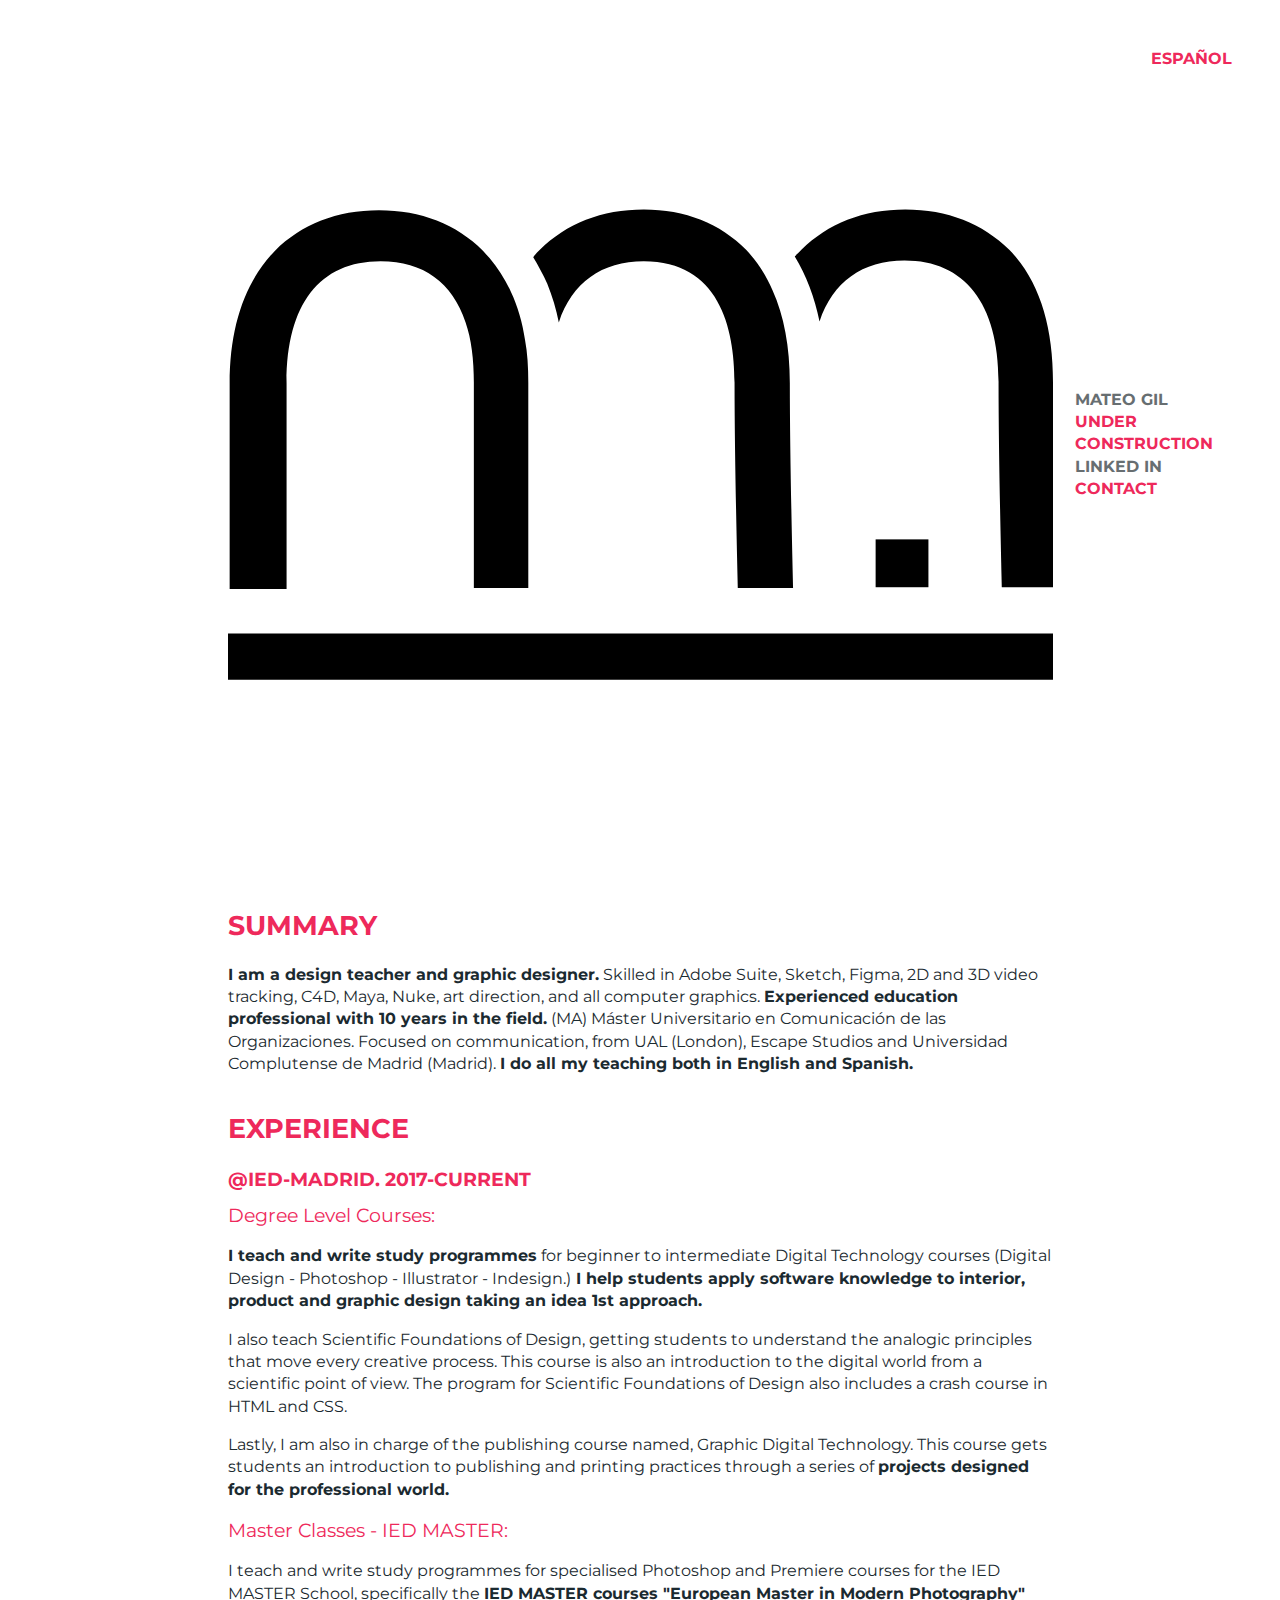
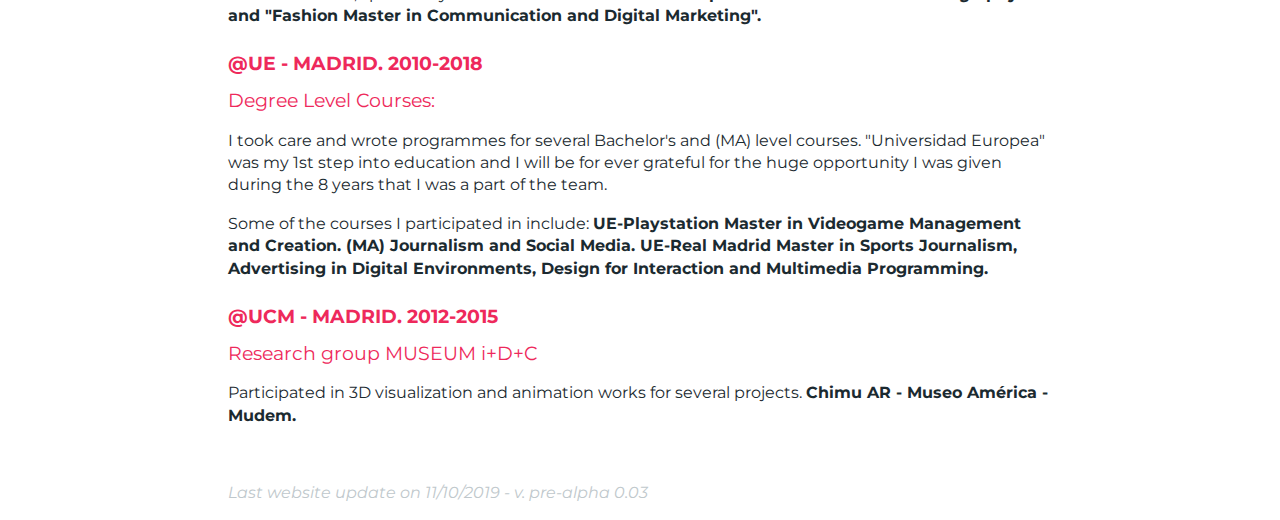
<file: index.html>
<!DOCTYPE html>
<html language="en">

<head>
  <meta charset="utf8">
  <meta content="ie=edge" http-equiv="x-ua-compatible">
  <meta content="width=device-width, initial-scale=1" name="viewport">
  <title>Mateo Gil - Resume</title>
  <meta content="An updated summary of my work career" name="description">
  <link href="/favicon/favicon.ico" rel="icon">
  <link href="css/normalize.css" rel="stylesheet" type="text/css">
  <link href="css/main.css" rel="stylesheet" type="text/css">
  <link href="https://fonts.googleapis.com/css?family=Montserrat&display=swap" rel="stylesheet">
</head>

<body>
  <header><img src="images/logo.svg">
    <nav><a href="#">MATEO GIL</a><a class="active" href="#">UNDER CONSTRUCTION</a><a href="https://www.linkedin.com/in/mateo-gil-arribas-9ab76116/">LINKED IN</a><a class="active" href="mailto:matt@mateogil.info">Contact</a> <a id="topcorner"
        class="active" href="index_es.html">ESPAÑOL</a></nav>
  </header>
  <section>
    <h1>Summary</h1>
    <p><b>I am a design teacher and graphic designer.</b> Skilled in Adobe Suite, Sketch, Figma, 2D and 3D video tracking, C4D, Maya, Nuke, art direction, and all computer graphics. <b>Experienced education professional with 10 years in the
        field.</b> (MA) Máster Universitario en Comunicación de las Organizaciones. Focused on communication, from UAL (London), Escape Studios and Universidad Complutense de Madrid (Madrid). <b>I do all my teaching both in English and Spanish.</b>
    </p>

  </section>
  <section class="experience">
    <h1>Experience</h1>
    <h2>@IED-MADRID. 2017-cuRRENT</h2>
    <h3>Degree Level Courses:</h3>
    <p> <b>I teach and write study programmes</b> for beginner to intermediate Digital Technology courses (Digital Design - Photoshop - Illustrator - Indesign.)<b> I help students apply software knowledge to interior, product and
        graphic design taking an idea 1st approach.</b>
    </p>
    <p>I also teach Scientific Foundations of Design, getting students to understand the analogic principles that move every creative process. This course is also an introduction to the digital world from a scientific point of view.
      The program for Scientific Foundations of Design also includes a crash course in HTML and CSS.
    </p>
    <p>Lastly, I am also in charge of the publishing course named, Graphic Digital Technology. This course gets students an introduction to publishing and printing practices through a series of <b>projects designed for the
        professional world.</b>
    </p>
    <h3>Master Classes - IED MASTER:</h3>
    <p>I teach and write study programmes for specialised Photoshop and Premiere courses for the IED MASTER School, specifically the <b>IED MASTER courses "European Master in Modern Photography" and "Fashion Master in Communication and
        Digital Marketing".</b>
    </p>

    <h2 class="UE">@UE - MADRID. 2010-2018</h2>
    <h3>Degree Level Courses:</h3>
    <p>I took care and wrote programmes for several Bachelor's and (MA) level courses. "Universidad Europea" was my 1st step into education and I will be for ever grateful for the huge opportunity I was given during the 8 years that I was a part of
      the team.
    </p>
    <p>Some of the courses I participated in include: <b>UE-Playstation Master in Videogame Management and Creation. (MA) Journalism and Social Media. UE-Real Madrid Master in Sports Journalism, Advertising in Digital Environments,
        Design for Interaction and Multimedia Programming.</b>
    </p>

    <h2 class="UE">@UCM - MADRID. 2012-2015</h2>
    <h3>Research group MUSEUM i+D+C</h3>
    <p>Participated in 3D visualization and animation works for several projects. <b>Chimu AR - Museo América - Mudem.</b>
    </p>

  </section>


  <footer>
    <p>Last website update on 11/10/2019 - v. pre-alpha 0.03</p>
  </footer>
</body>

</html>
</file>
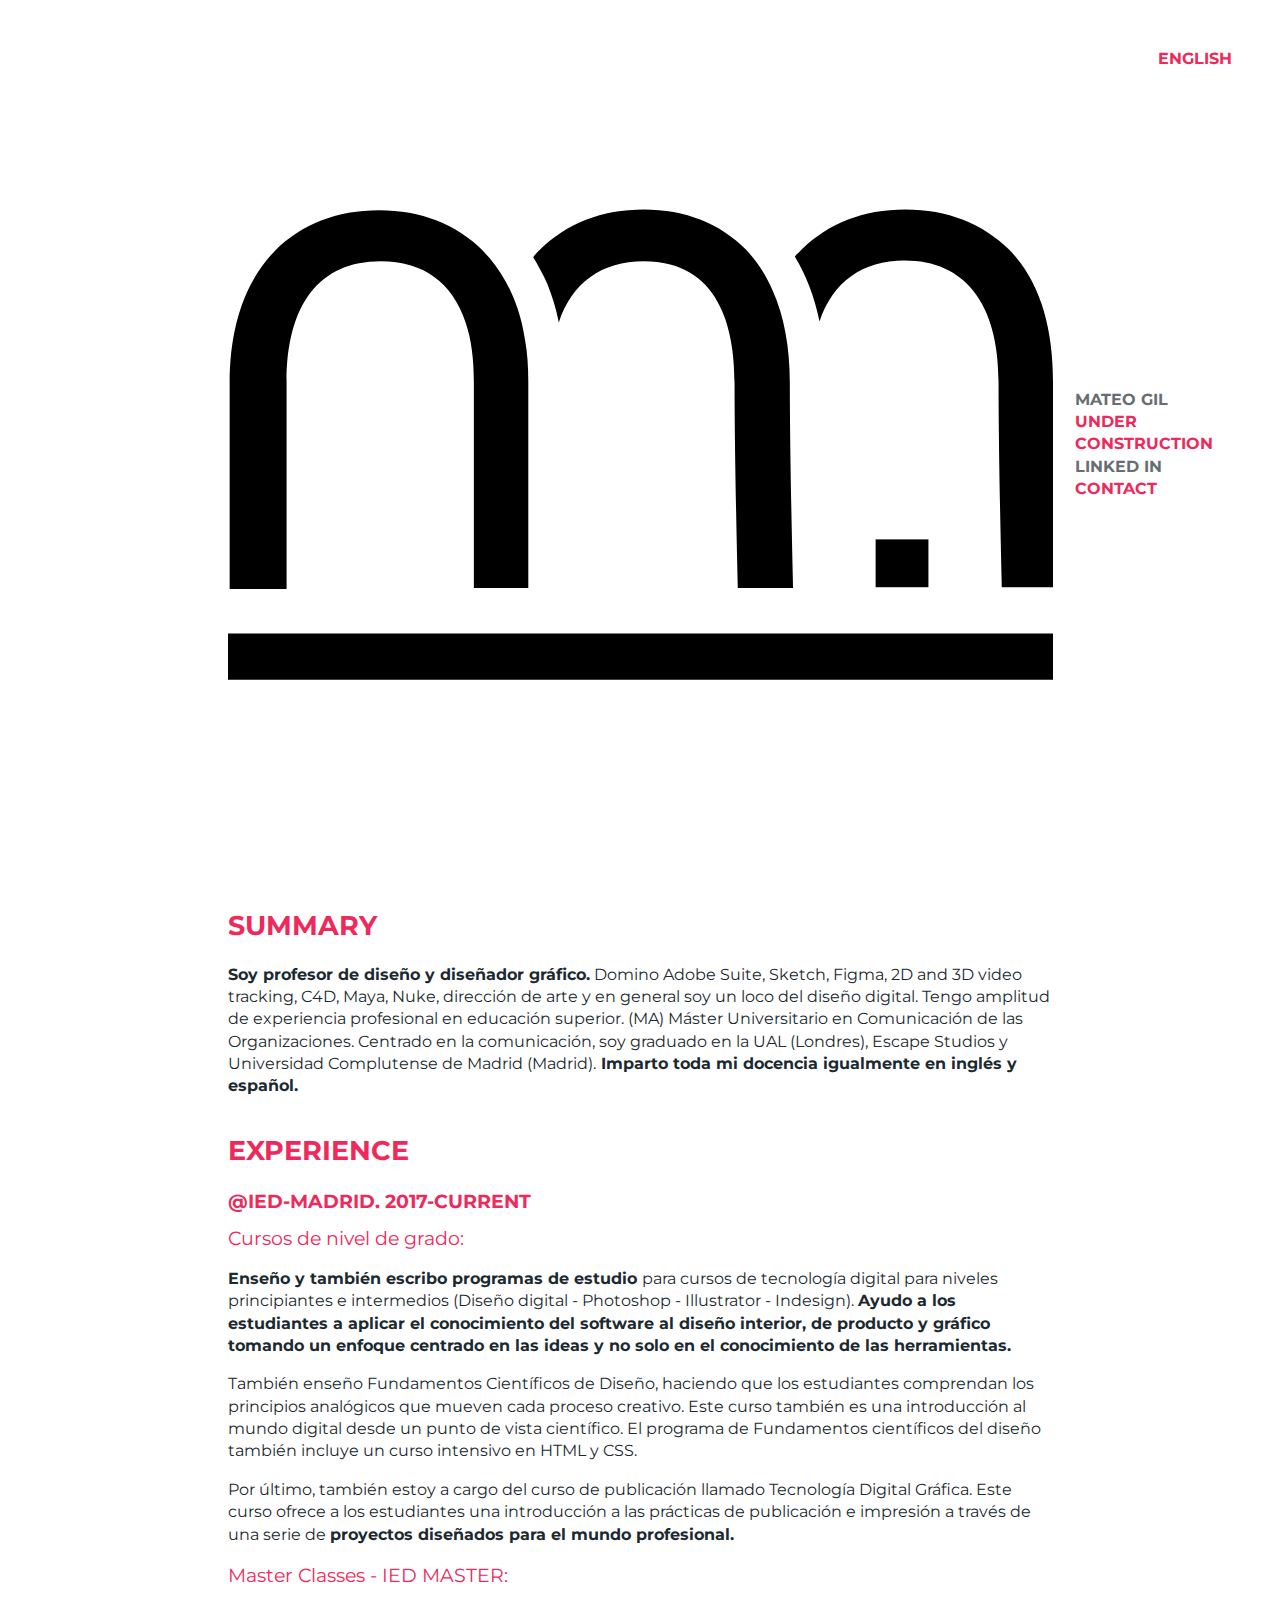
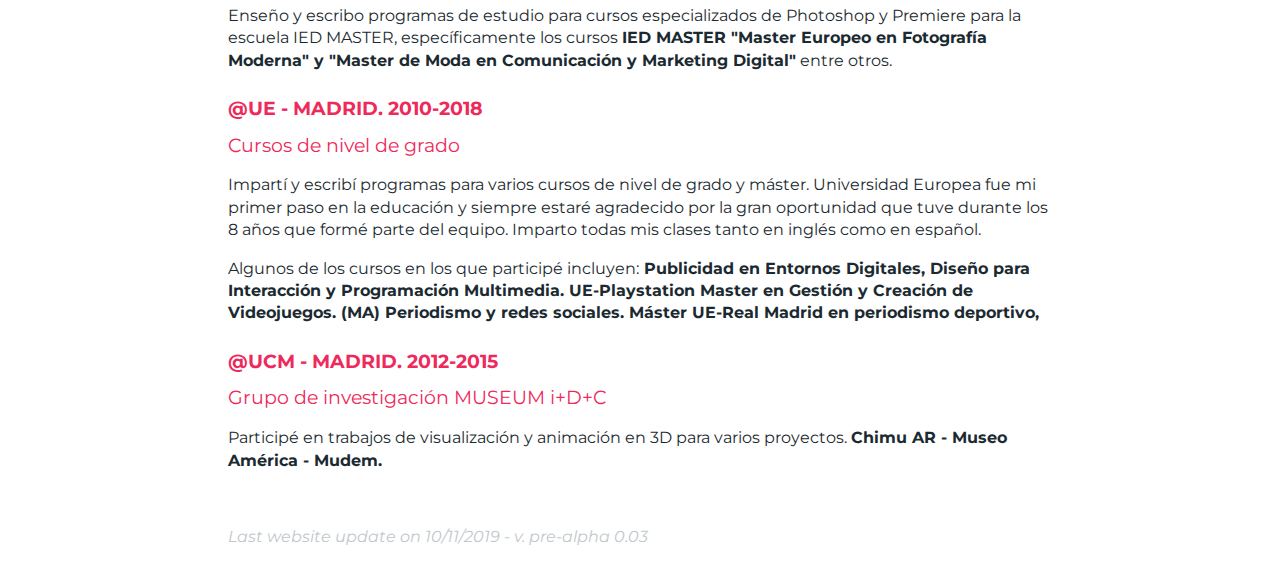
<file: index_ES.html>
<!DOCTYPE html>
<html language="en">

<head>
  <meta charset="utf8">
  <meta content="ie=edge" http-equiv="x-ua-compatible">
  <meta content="width=device-width, initial-scale=1" name="viewport">
  <title>Mateo Gil - Resume</title>
  <meta content="An updated summary of my work career" name="description">
  <link href="/favicon/favicon.ico" rel="icon">
  <link href="css/normalize.css" rel="stylesheet" type="text/css">
  <link href="css/main.css" rel="stylesheet" type="text/css">
  <link href="https://fonts.googleapis.com/css?family=Montserrat&display=swap" rel="stylesheet">
</head>

<body>
  <header><img src="images/logo.svg">
    <nav><a href="#">MATEO GIL</a><a class="active" href="#">UNDER CONSTRUCTION</a><a href="https://www.linkedin.com/in/mateo-gil-arribas-9ab76116/">LINKED IN</a><a class="active" href="mailto:matt@mateogil.info">Contact</a> <a class="active"
        id="topcorner" href="index.html">ENGLISH</a></nav>
  </header>
  <section>
    <h1>Summary</h1>
    <p><b>Soy profesor de diseño y diseñador gráfico.</b> Domino Adobe Suite, Sketch, Figma, 2D and 3D video tracking, C4D, Maya, Nuke, dirección de arte y en general soy un loco del diseño digital. Tengo amplitud de experiencia profesional en educación
      superior. (MA) Máster Universitario en Comunicación de las Organizaciones. Centrado en la comunicación, soy graduado en la UAL (Londres), Escape Studios y Universidad Complutense de Madrid (Madrid).<b> Imparto toda mi docencia igualmente en inglés y español.</b>
    </p>

  </section>
  <section class="experience">
    <h1>Experience</h1>
    <h2>@IED-MADRID. 2017-cuRRENT</h2>
    <h3>Cursos de nivel de grado:</h3>
    <p> <b>Enseño y también escribo programas de estudio </b>para cursos de tecnología digital para niveles principiantes e intermedios (Diseño digital - Photoshop - Illustrator - Indesign). <b>Ayudo a los estudiantes a aplicar el conocimiento del software al diseño interior, de producto y gráfico tomando un enfoque centrado en las ideas y no solo en el conocimiento de las herramientas.</b></p>
    <p>También enseño Fundamentos Científicos de Diseño, haciendo que los estudiantes comprendan los principios analógicos que mueven cada proceso creativo. Este curso también es una introducción al mundo digital desde un punto de vista científico. El programa de Fundamentos científicos del diseño también incluye un curso intensivo en HTML y CSS.
</p>
    <p>Por último, también estoy a cargo del curso de publicación llamado Tecnología Digital Gráfica. Este curso ofrece a los estudiantes una introducción a las prácticas de publicación e impresión a través de una serie de <b>proyectos diseñados para el mundo profesional.</b></p>
    <h3>Master Classes - IED MASTER:</h3>
    <p>Enseño y escribo programas de estudio para cursos especializados de Photoshop y Premiere para la escuela IED MASTER, específicamente los cursos <b>IED MASTER "Master Europeo en Fotografía Moderna" y "Master de Moda en Comunicación y Marketing Digital"</b> entre otros.
</p>

    <h2 class="UE">@UE - MADRID. 2010-2018</h2>
    <h3>Cursos de nivel de grado</h3>
    <p>Impartí y escribí programas para varios cursos de nivel de grado y máster. Universidad Europea fue mi primer paso en la educación y siempre estaré agradecido por la gran oportunidad que tuve durante los 8 años que formé parte del equipo. Imparto todas mis clases tanto en inglés como en español.
    </p>
    <p>Algunos de los cursos en los que participé incluyen:<b> Publicidad en Entornos Digitales, Diseño para Interacción y Programación Multimedia. UE-Playstation Master en Gestión y Creación de Videojuegos. (MA) Periodismo y redes sociales. Máster UE-Real Madrid en periodismo deportivo, </b>
    </p>

    <h2 class="UE">@UCM - MADRID. 2012-2015</h2>
    <h3>Grupo de investigación MUSEUM i+D+C</h3>
    <p>Participé en trabajos de visualización y animación en 3D para varios proyectos.
 <b>Chimu AR - Museo América - Mudem.</b>
    </p>

  </section>


  <footer>
    <p>Last website update on 10/11/2019 - v. pre-alpha 0.03</p>
  </footer>
</body>

</html>
</file>
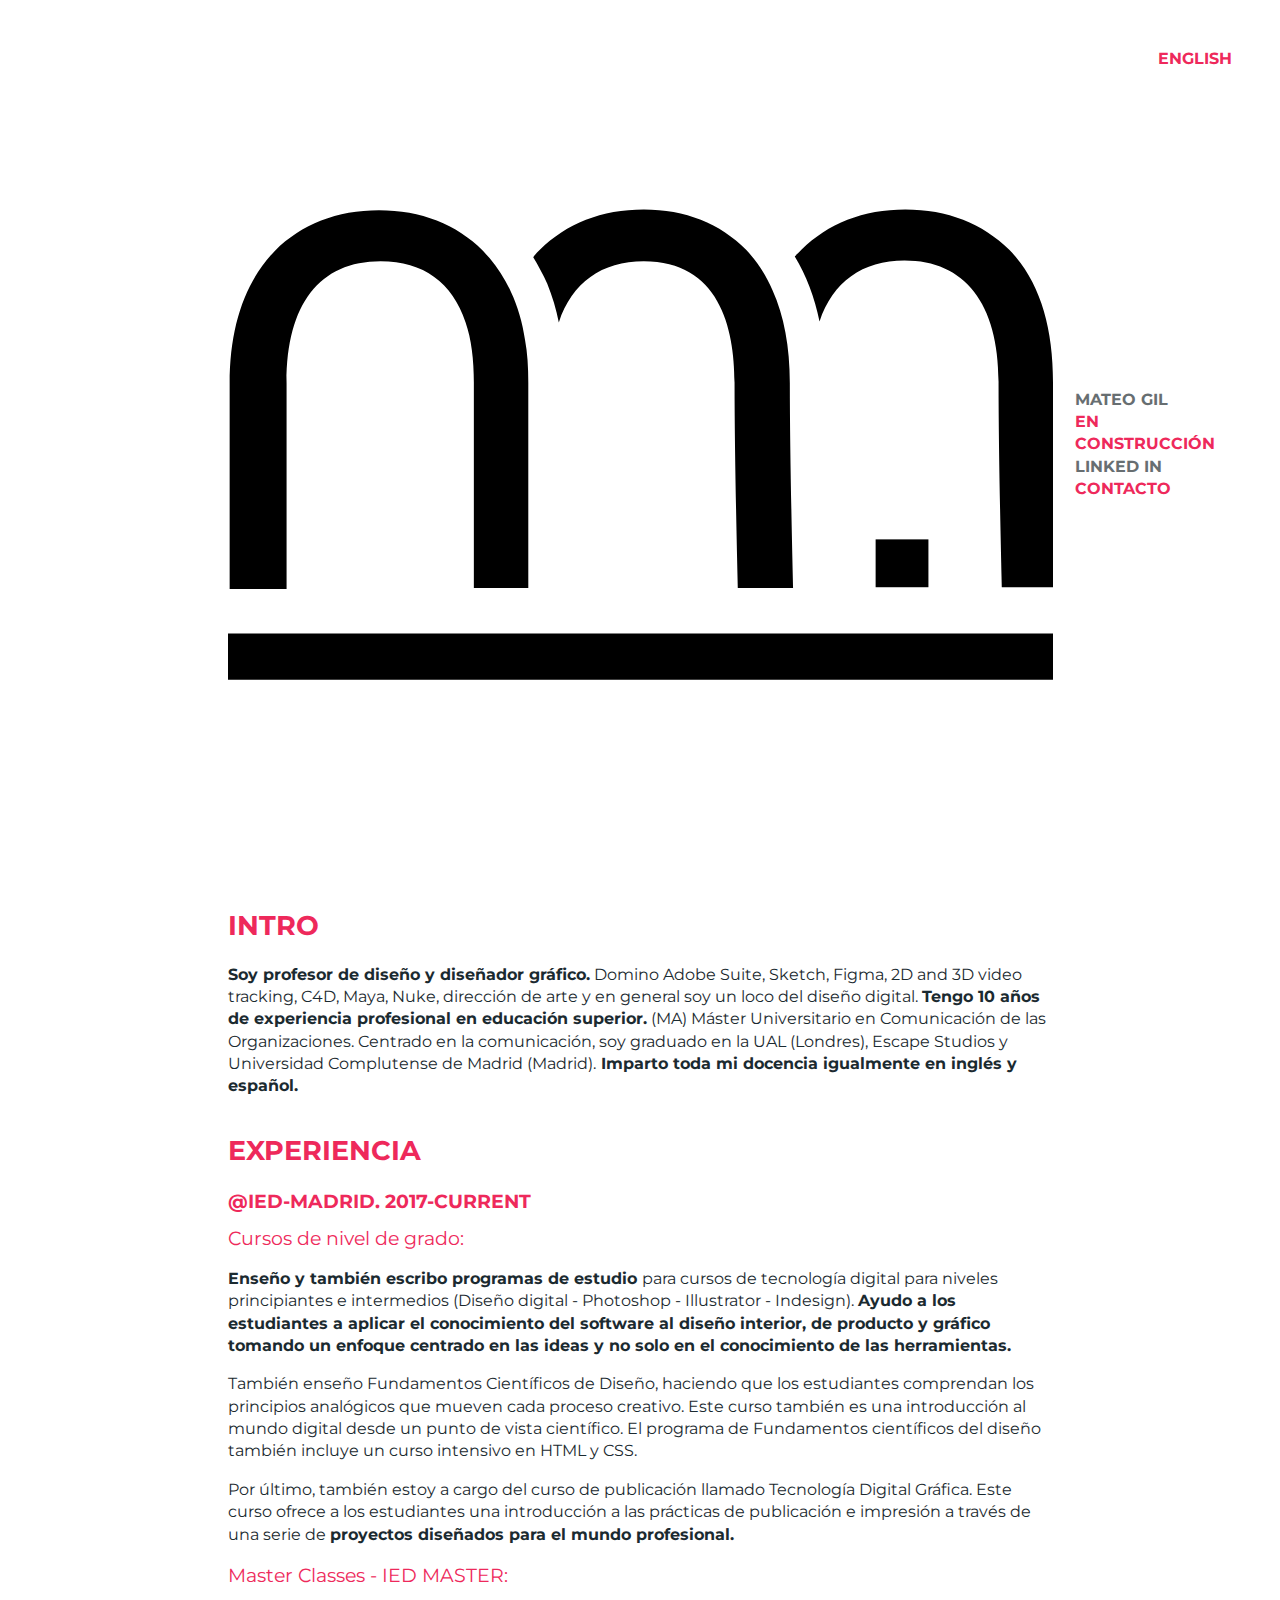
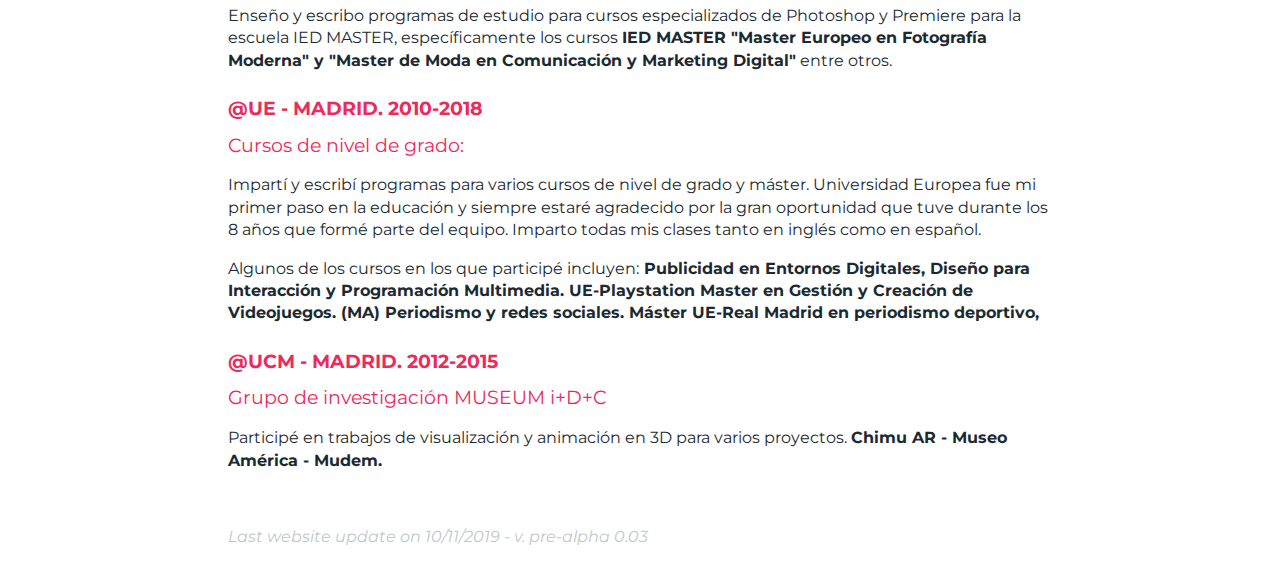
<file: index_es.html>
<!DOCTYPE html>
<html language="en">

<head>
  <meta charset="utf8">
  <meta content="ie=edge" http-equiv="x-ua-compatible">
  <meta content="width=device-width, initial-scale=1" name="viewport">
  <title>Mateo Gil - Resume</title>
  <meta content="An updated summary of my work career" name="description">
  <link href="/favicon/favicon.ico" rel="icon">
  <link href="css/normalize.css" rel="stylesheet" type="text/css">
  <link href="css/main.css" rel="stylesheet" type="text/css">
  <link href="https://fonts.googleapis.com/css?family=Montserrat&display=swap" rel="stylesheet">
</head>

<body>
  <header><img src="images/logo.svg">
    <nav><a href="#">MATEO GIL</a><a class="active" href="#">EN CONSTRUCCIÓN</a><a href="https://www.linkedin.com/in/mateo-gil-arribas-9ab76116/">LINKED IN</a><a class="active" href="mailto:matt@mateogil.info">Contacto</a> <a class="active"
        id="topcorner" href="index.html">ENGLISH</a></nav>
  </header>
  <section>
    <h1>Intro</h1>
    <p><b>Soy profesor de diseño y diseñador gráfico.</b> Domino Adobe Suite, Sketch, Figma, 2D and 3D video tracking, C4D, Maya, Nuke, dirección de arte y en general soy un loco del diseño digital. <b>Tengo 10 años de experiencia profesional en
        educación
        superior.</b> (MA) Máster Universitario en Comunicación de las Organizaciones. Centrado en la comunicación, soy graduado en la UAL (Londres), Escape Studios y Universidad Complutense de Madrid (Madrid).<b> Imparto toda mi docencia igualmente
        en inglés y español.</b>
    </p>

  </section>
  <section class="experience">
    <h1>Experiencia</h1>
    <h2>@IED-MADRID. 2017-cuRRENT</h2>
    <h3>Cursos de nivel de grado:</h3>
    <p> <b>Enseño y también escribo programas de estudio </b>para cursos de tecnología digital para niveles principiantes e intermedios (Diseño digital - Photoshop - Illustrator - Indesign). <b>Ayudo a los estudiantes a aplicar el conocimiento del
        software al diseño interior, de producto y gráfico tomando un enfoque centrado en las ideas y no solo en el conocimiento de las herramientas.</b></p>
    <p>También enseño Fundamentos Científicos de Diseño, haciendo que los estudiantes comprendan los principios analógicos que mueven cada proceso creativo. Este curso también es una introducción al mundo digital desde un punto de vista científico.
      El programa de Fundamentos científicos del diseño también incluye un curso intensivo en HTML y CSS.
    </p>
    <p>Por último, también estoy a cargo del curso de publicación llamado Tecnología Digital Gráfica. Este curso ofrece a los estudiantes una introducción a las prácticas de publicación e impresión a través de una serie de <b>proyectos diseñados para
        el mundo profesional.</b></p>
    <h3>Master Classes - IED MASTER:</h3>
    <p>Enseño y escribo programas de estudio para cursos especializados de Photoshop y Premiere para la escuela IED MASTER, específicamente los cursos <b>IED MASTER "Master Europeo en Fotografía Moderna" y "Master de Moda en Comunicación y Marketing
        Digital"</b> entre otros.
    </p>

    <h2 class="UE">@UE - MADRID. 2010-2018</h2>
    <h3>Cursos de nivel de grado:</h3>
    <p>Impartí y escribí programas para varios cursos de nivel de grado y máster. Universidad Europea fue mi primer paso en la educación y siempre estaré agradecido por la gran oportunidad que tuve durante los 8 años que formé parte del equipo.
      Imparto todas mis clases tanto en inglés como en español.
    </p>
    <p>Algunos de los cursos en los que participé incluyen:<b> Publicidad en Entornos Digitales, Diseño para Interacción y Programación Multimedia. UE-Playstation Master en Gestión y Creación de Videojuegos. (MA) Periodismo y redes sociales. Máster
        UE-Real Madrid en periodismo deportivo, </b>
    </p>

    <h2 class="UE">@UCM - MADRID. 2012-2015</h2>
    <h3>Grupo de investigación MUSEUM i+D+C</h3>
    <p>Participé en trabajos de visualización y animación en 3D para varios proyectos.
      <b>Chimu AR - Museo América - Mudem.</b>
    </p>

  </section>


  <footer>
    <p>Last website update on 10/11/2019 - v. pre-alpha 0.03</p>
  </footer>
</body>

</html>
</file>
<file: css/main.css>
/*! HTML5 Boilerplate v5.3.0 | MIT License | https://html5boilerplate.com/ */
/*
 * What follows is the result of much research on cross-browser styling.
 * Credit left inline and big thanks to Nicolas Gallagher, Jonathan Neal,
 * Kroc Camen, and the H5BP dev community and team.
 */
/* ==========================================================================
   Base styles: opinionated defaults
   ========================================================================== */
html {
  color: #222;
  font-size: 1em;
  line-height: 1.4;
  font-family: 'Montserrat', sans-serif;
}

#topcorner {
  position: absolute;
  top: 3em;
  right: 3em;
}

/*
 * Remove text-shadow in selection highlight:
 * https://twitter.com/miketaylr/status/12228805301
 *
 * These selection rule sets have to be separate.
 * Customize the background color to match your design.
 */
::-moz-selection {
  background: #ee295b;
  text-shadow: none;
}

::selection {
  background: #ee295b;
  text-shadow: none;
}

/*
 * A better looking default horizontal rule
 */
hr {
  display: block;
  height: 1px;
  border: 0;
  border-top: 1px solid #ccc;
  margin: 1em 0;
  padding: 0;
}

/*
 * Remove the gap between audio, canvas, iframes,
 * images, videos and the bottom of their containers:
 * https://github.com/h5bp/html5-boilerplate/issues/440
 */
audio,
canvas,
iframe,
img,
svg,
video {
  vertical-align: middle;
}

/*
 * Remove default fieldset styles.
 */
fieldset {
  border: 0;
  margin: 0;
  padding: 0;
}

/*
 * Allow only vertical resizing of textareas.
 */
textarea {
  resize: vertical;
}

/* ==========================================================================
   Browser Upgrade Prompt
   ========================================================================== */
.browserupgrade {
  margin: 0.2em 0;
  background: #ccc;
  color: #000;
  padding: 0.2em 0;
}

/* ==========================================================================
   Author's custom styles
   ========================================================================== */
body {
  color: #1B2A30;
  padding-bottom: 1em;
}

section, header, footer {
  max-width: 75ch;
  margin: auto;
  padding: 2em 1ch 0 1ch;
}

header {
  display: flex;
  align-items: center;
}

header>nav {
  flex-grow: 1;
}

nav>a {
  display: block;
  font-size: 1em;
  margin: 0;
  margin-left: 2ch;
  color: #676E71;
  text-transform: uppercase;
  font-weight: bold;
  text-decoration: none;
}

nav>a:hover {
  color: #EE295B;
}

nav>a.active {
  color: #EE295B;
}

.UE {
  margin-top: 1.2em;
}

.experience {
  margin-top: -2em;
}

h1 {
  color: #EE295B;
  text-transform: uppercase;
  font-size: 1.7em;
  font-weight: bold;
}

h2 {
  color: #EE295B;
  margin: 0;
  text-transform: uppercase;
  font-size: 1.2em;
  font-weight: bold;
}

h3 {
  color: #EE295B;
  margin: 0;
  margin-top: 0.5em;
  font-size: 1.2em;
  font-weight: normal;
}

footer p {
  font-size: 1em;
  margin: 0;
  margin-top: 0.4em;
  font-style: italic;
  color: #c0c8cc;
}

/* ==========================================================================
   Helper classes
   ========================================================================== */
/*
 * Hide visually and from screen readers
 */
.hidden {
  display: none !important;
}

/*
 * Hide only visually, but have it available for screen readers:
 * http://snook.ca/archives/html_and_css/hiding-content-for-accessibility
 */
.visuallyhidden {
  border: 0;
  clip: rect(0 0 0 0);
  height: 1px;
  margin: -1px;
  overflow: hidden;
  padding: 0;
  position: absolute;
  width: 1px;
}

/*
 * Extends the .visuallyhidden class to allow the element
 * to be focusable when navigated to via the keyboard:
 * https://www.drupal.org/node/897638
 */
.visuallyhidden.focusable:active,
.visuallyhidden.focusable:focus {
  clip: auto;
  height: auto;
  margin: 0;
  overflow: visible;
  position: static;
  width: auto;
}

/*
 * Hide visually and from screen readers, but maintain layout
 */
.invisible {
  visibility: hidden;
}

/*
 * Clearfix: contain floats
 *
 * For modern browsers
 * 1. The space content is one way to avoid an Opera bug when the
 *    `contenteditable` attribute is included anywhere else in the document.
 *    Otherwise it causes space to appear at the top and bottom of elements
 *    that receive the `clearfix` class.
 * 2. The use of `table` rather than `block` is only necessary if using
 *    `:before` to contain the top-margins of child elements.
 */
.clearfix:before,
.clearfix:after {
  content: " ";
  /* 1 */
  display: table;
  /* 2 */
}

.clearfix:after {
  clear: both;
}

/* ==========================================================================
   EXAMPLE Media Queries for Responsive Design.
   These examples override the primary ('mobile first') styles.
   Modify as content requires.
   ========================================================================== */
@media only screen and (min-width: 35em) {
  /* Style adjustments for viewports that meet the condition */
}

@media print,
(-webkit-min-device-pixel-ratio: 1.25),
(min-resolution: 1.25dppx),
(min-resolution: 120dpi) {
  /* Style adjustments for high resolution devices */
}

/* ==========================================================================
   Print styles.
   Inlined to avoid the additional HTTP request:
   http://www.phpied.com/delay-loading-your-print-css/
   ========================================================================== */
@media print {

  *,
  *:before,
  *:after,
  *:first-letter,
  *:first-line {
    background: transparent !important;
    color: #000 !important;
    /* Black prints faster:
                                   http://www.sanbeiji.com/archives/953 */
    box-shadow: none !important;
    text-shadow: none !important;
  }

  a,
  a:visited {
    text-decoration: underline;
  }

  a[href]:after {
    content: " ("attr(href) ")";
  }

  abbr[title]:after {
    content: " ("attr(title) ")";
  }

  /*
     * Don't show links that are fragment identifiers,
     * or use the `javascript:` pseudo protocol
     */
  a[href^="#"]:after,
  a[href^="javascript:"]:after {
    content: "";
  }

  pre,
  blockquote {
    border: 1px solid #999;
    page-break-inside: avoid;
  }

  /*
     * Printing Tables:
     * http://css-discuss.incutio.com/wiki/Printing_Tables
     */
  thead {
    display: table-header-group;
  }

  tr,
  img {
    page-break-inside: avoid;
  }

  img {
    max-width: 100% !important;
  }

  p,
  h2,
  h3 {
    orphans: 3;
    widows: 3;
  }

  h2,
  h3 {
    page-break-after: avoid;
  }
}

@media (pointer:coarse) {
  #topcorner {
    position: absolute;
    top: 1em;
    right: 1em;
  }
}

@media (max-width: 540px) {
  #topcorner {
    position: absolute;
    top: 0;
    right: 0;
  }
}
</file>
